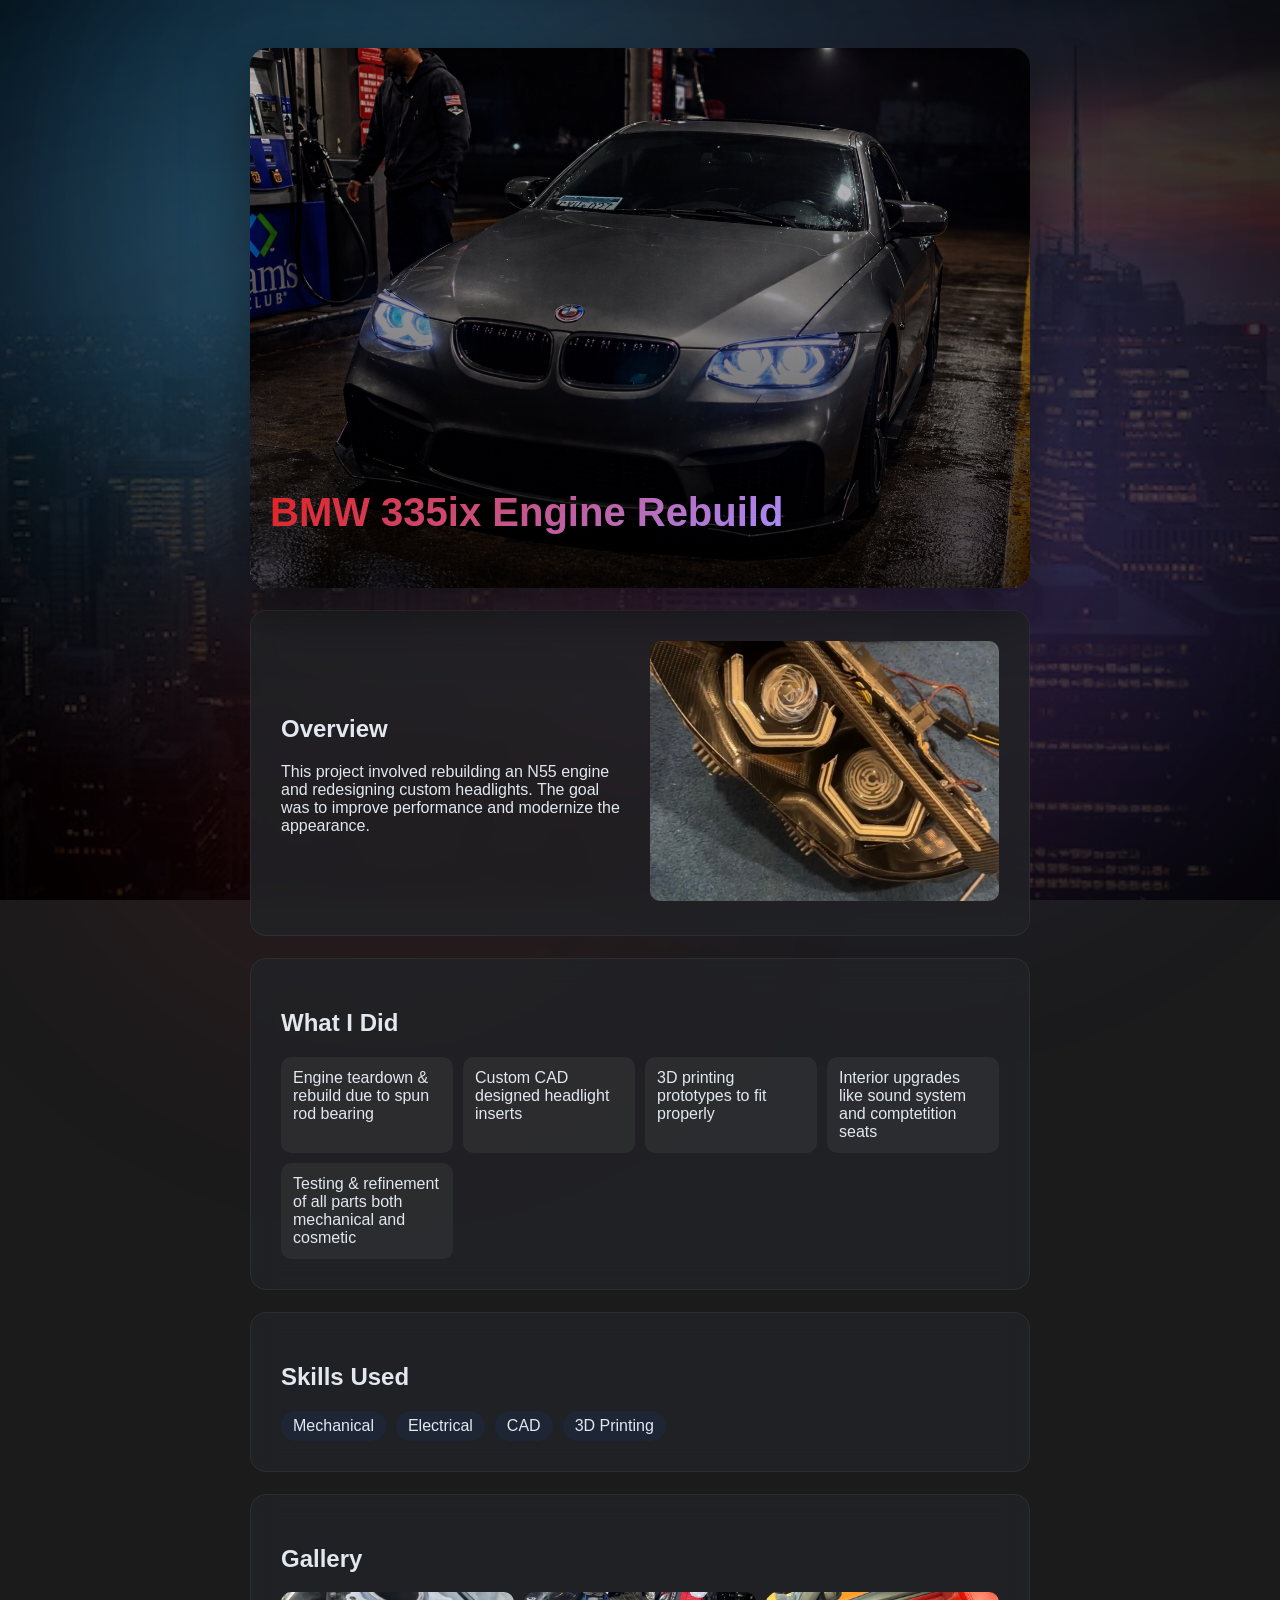
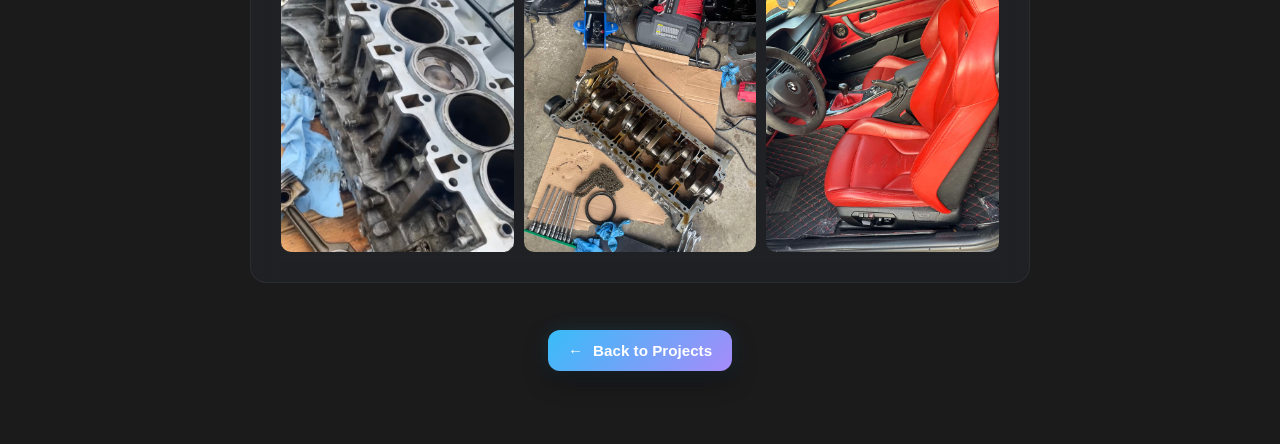
<file: project1.html>
<!DOCTYPE html>
<html lang="en">
<head>
    <meta charset="UTF-8">
    <meta name="viewport" content="width=device-width, initial-scale=1.0">
    <title>BMW 335ix Project</title>
    <link rel="stylesheet" href="styles.css">
</head>

<body>

<!-- CITY BACKGROUND -->
<div class="city-bg">
    <div class="city-layer"></div>
</div>

<!-- GLOW BACKGROUND -->
<div class="bg-light">
    <div class="glow glow-1"></div>
    <div class="glow glow-2"></div>
    <div class="glow glow-3"></div>
</div>

<!-- CONTENT -->
<div class="project-container">

    <!-- HERO -->
    <section class="project-hero">
        <img src="335ix1.png" alt="BMW Project">
        <h1 class="gradient-text">BMW 335ix Engine Rebuild</h1>
    </section>

    <!-- OVERVIEW -->
    <section class="project-split">
        <div>
            <h2>Overview</h2>
            <p>
                This project involved rebuilding an N55 engine and redesigning custom headlights.
                The goal was to improve performance and modernize the appearance.
            </p>
        </div>
        <div>
            <img src="Headlight.png" alt="Engine Work">
        </div>
    </section>

    <!-- WHAT I DID -->
    <section class="project-section">
        <h2>What I Did</h2>
        <div class="cards">
            <div class="card">Engine teardown & rebuild due to spun rod bearing</div>
            <div class="card">Custom CAD designed headlight inserts</div>
            <div class="card">3D printing prototypes to fit properly</div>
            <div class="card">Interior upgrades like sound system and comptetition seats</div>
            <div class="card">Testing & refinement of all parts both mechanical and cosmetic</div>
        </div>
    </section>

    <!-- SKILLS -->
    <section class="project-section">
        <h2>Skills Used</h2>
        <div class="tags">
            <span>Mechanical</span>
            <span>Electrical</span>
            <span>CAD</span>
            <span>3D Printing</span>
        </div>
    </section>

    <!-- GALLERY -->
    <section class="project-section">
        <h2>Gallery</h2>
        <div class="gallery">
            <img src="335ix2.jpg">
            <img src="335ix3.JPG">
            <img src="335ix4.JPG">
        </div>
    </section>

    <!-- BACK BUTTON -->
    <a href="index.html" class="back-btn">
        <span class="arrow">←</span>
        <span>Back to Projects</span>
    </a>

</div>

<script src="script.js"></script>
</body>
</html>
</file>
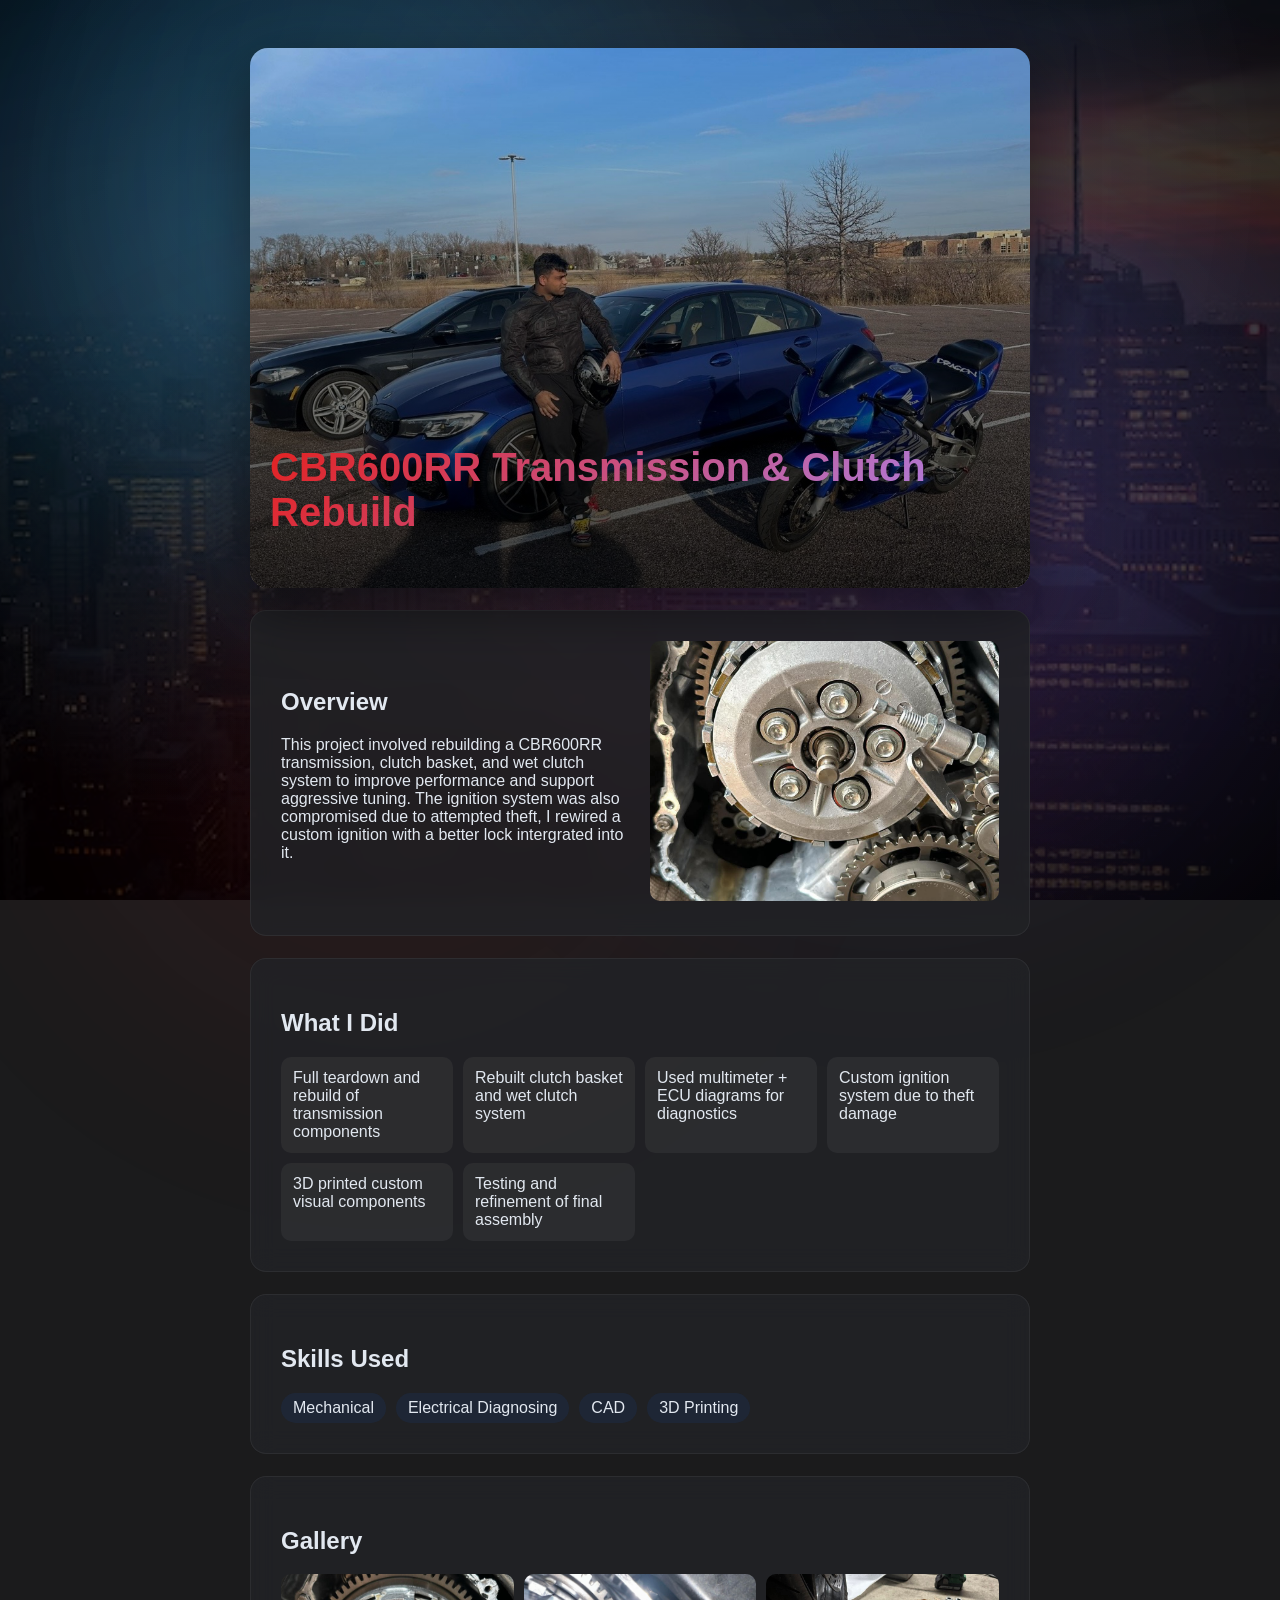
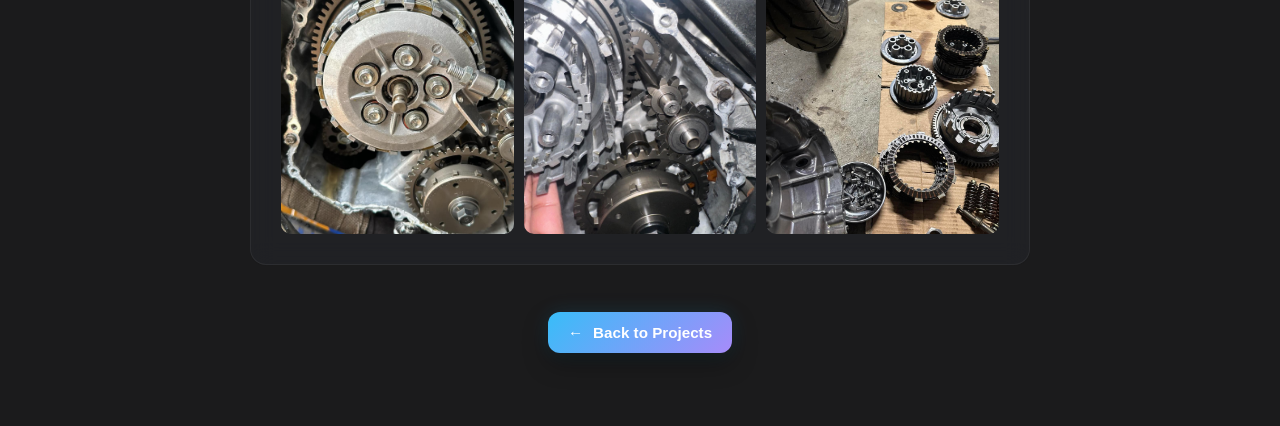
<file: project2.html>
<!DOCTYPE html>
<html lang="en">
<head>
    <meta charset="UTF-8">
    <meta name="viewport" content="width=device-width, initial-scale=1.0">
    <title>CBR600RR Honda Project</title>
    <link rel="stylesheet" href="styles.css">
</head>

<body>

<!-- SAME BACKGROUNDS AS PROJECT 1 -->
<div class="city-bg">
    <div class="city-layer"></div>
</div>

<div class="bg-light">
    <div class="glow glow-1"></div>
    <div class="glow glow-2"></div>
    <div class="glow glow-3"></div>
</div>

<!-- CONTENT -->
<div class="project-container">

    <!-- HERO -->
    <section class="project-hero">
        <img src="CBR1.jpg" alt="CBR Project">
        <h1 class="gradient-text">CBR600RR Transmission & Clutch Rebuild</h1>
    </section>

    <!-- OVERVIEW (MATCHES BMW SPLIT STYLE) -->
    <section class="project-split">
        <div>
            <h2>Overview</h2>
            <p>
                This project involved rebuilding a CBR600RR transmission, clutch basket,
                and wet clutch system to improve performance and support aggressive tuning.
                The ignition system was also compromised due to attempted theft,
                I rewired a custom ignition with a better lock intergrated into it.
            </p>
        </div>
        <div>
            <img src="CBR6002.JPEG" alt="CBR Work">
        </div>
    </section>

    <!-- WHAT I DID (CARDS INSTEAD OF BULLETS) -->
    <section class="project-section">
        <h2>What I Did</h2>

        <div class="cards">
            <div class="card">Full teardown and rebuild of transmission components</div>
            <div class="card">Rebuilt clutch basket and wet clutch system</div>
            <div class="card">Used multimeter + ECU diagrams for diagnostics</div>
            <div class="card">Custom ignition system due to theft damage</div>
            <div class="card">3D printed custom visual components</div>
            <div class="card">Testing and refinement of final assembly</div>
        </div>
    </section>

    <!-- SKILLS -->
    <section class="project-section">
        <h2>Skills Used</h2>

        <div class="tags">
            <span>Mechanical</span>
            <span>Electrical Diagnosing</span>
            <span>CAD</span>
            <span>3D Printing</span>
        </div>
    </section>

    <!-- GALLERY -->
    <section class="project-section">
        <h2>Gallery</h2>

        <div class="gallery">
            <img src="CBR6002.JPEG">
            <img src="CBR6003.JPEG">
            <img src="CBR6004.JPEG">
        </div>
    </section>

    <!-- BACK BUTTON -->
    <a href="index.html" class="back-btn">
        <span class="arrow">←</span>
        <span>Back to Projects</span>
    </a>

</div>

<script src="script.js"></script>
</body>
</html>
</file>
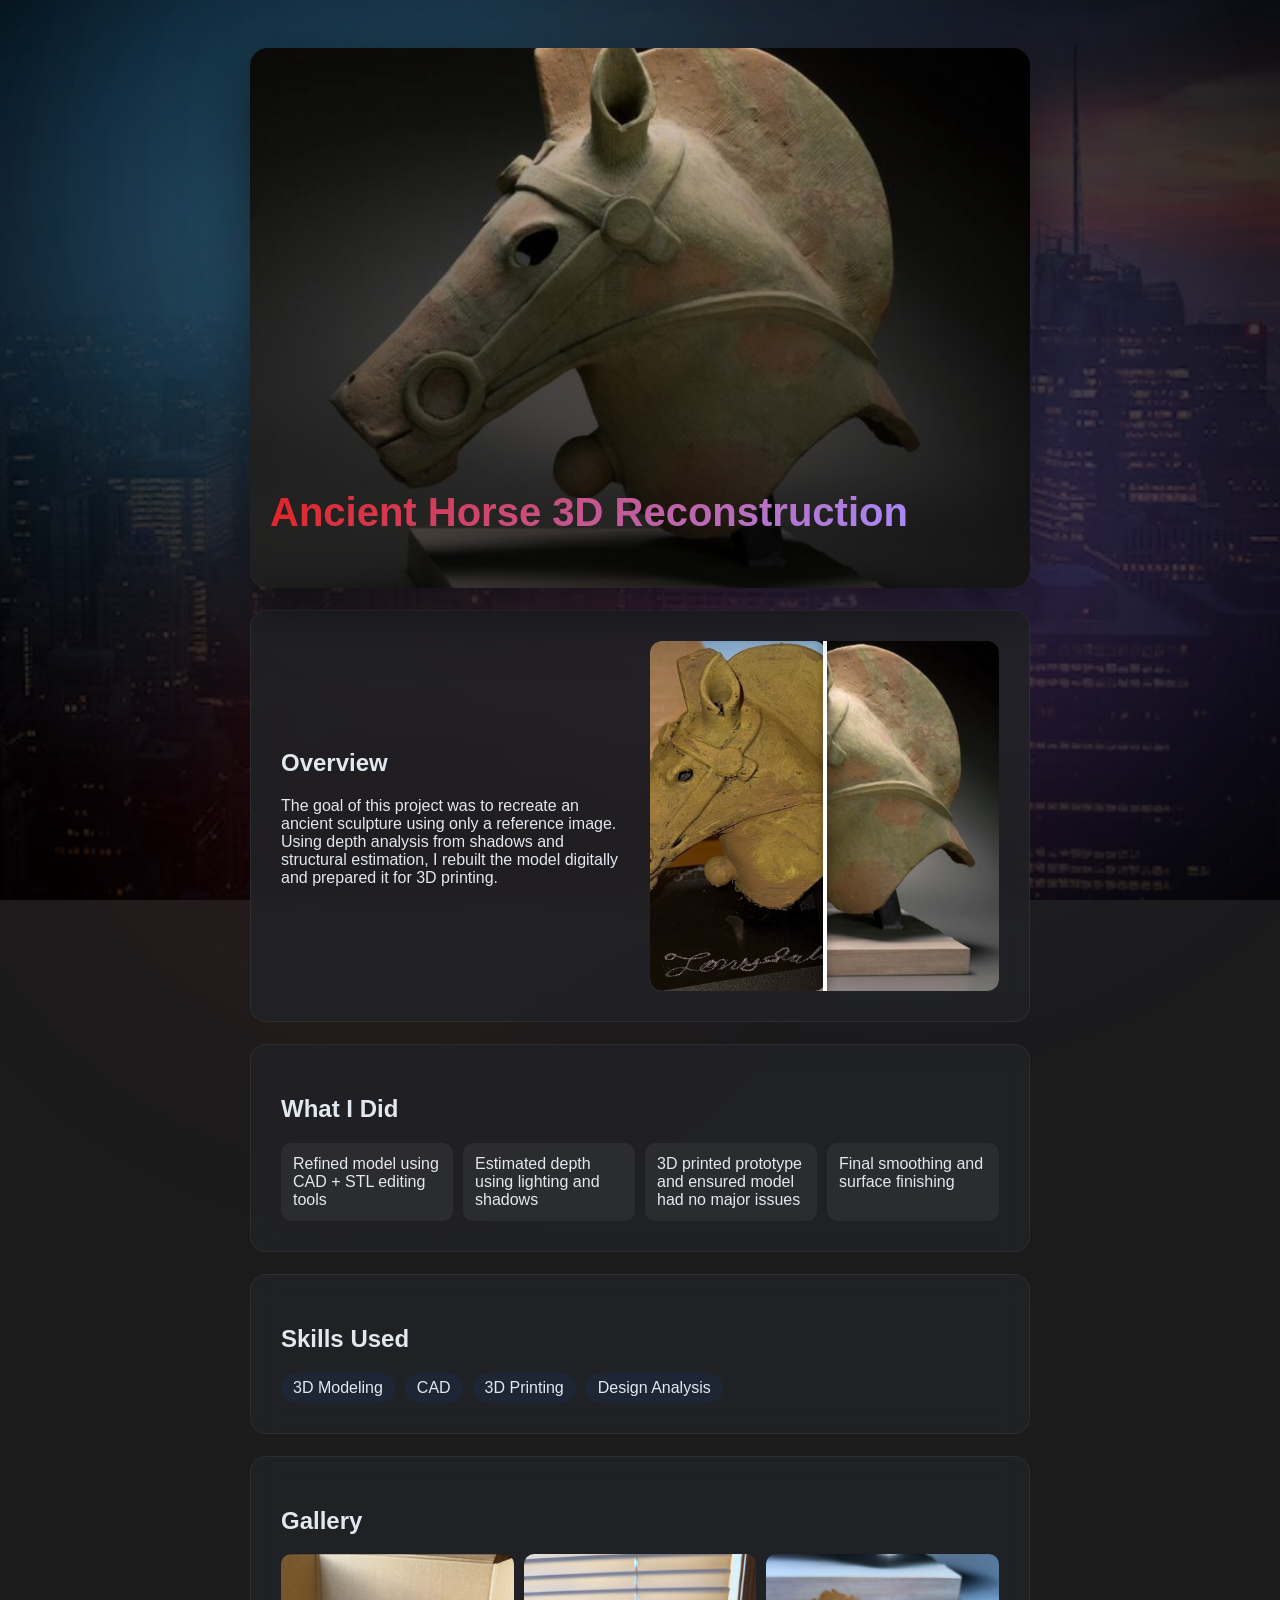
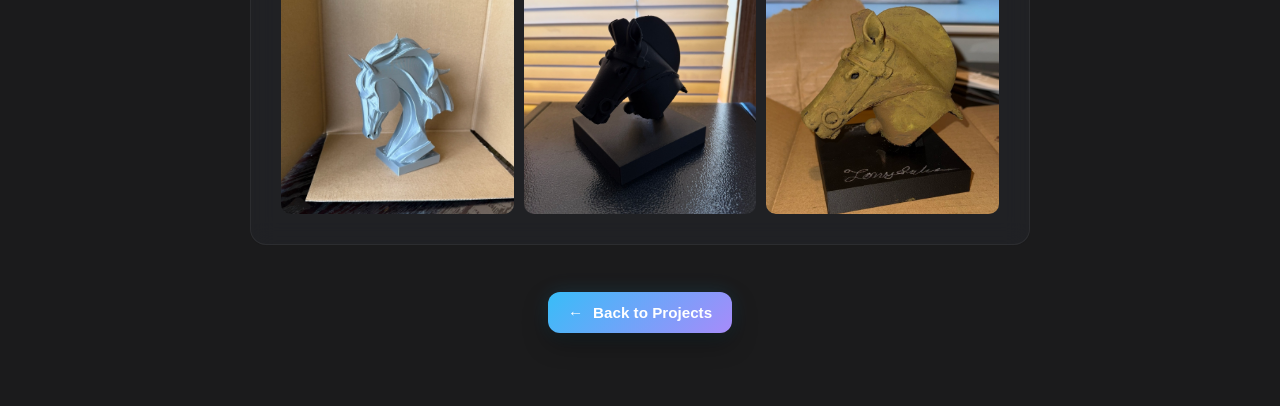
<file: project3.html>
<!DOCTYPE html>
<html lang="en">
<head>
    <meta charset="UTF-8">
    <meta name="viewport" content="width=device-width, initial-scale=1.0">
    <title>Ancient Horse Project</title>
    <link rel="stylesheet" href="styles.css">
</head>

<body>

<!-- SAME PREMIUM BACKGROUND SYSTEM -->
<div class="city-bg">
    <div class="city-layer"></div>
</div>

<div class="bg-light">
    <div class="glow glow-1"></div>
    <div class="glow glow-2"></div>
    <div class="glow glow-3"></div>
</div>

<!-- MAIN CONTAINER -->
<div class="project-container">

    <!-- HERO -->
    <section class="project-hero">
        <img src="Horse1.jpeg" alt="Horse Project">
        <h1 class="gradient-text">Ancient Horse 3D Reconstruction</h1>
    </section>

    <!-- OVERVIEW (MATCH BMW STYLE) -->
    <section class="project-split">

        <div>
            <h2>Overview</h2>
            <p>
                The goal of this project was to recreate an ancient sculpture using only a reference image.
                Using depth analysis from shadows and structural estimation, I rebuilt the model digitally
                and prepared it for 3D printing.
            </p>
        </div>

        <!-- BEFORE / AFTER SLIDER -->
        <div class="ba-slider" id="baSlider">
    
    <!-- BEFORE IMAGE -->
    <img src="Horsea.jpg" class="ba-before" alt="Horse model before">

    <!-- AFTER CLIP LAYER -->
    <div class="ba-after">
        <img src="Horseb.jpg" alt="Horse model after">
    </div>

    <!-- DRAG HANDLE -->
    <div class="ba-handle"></div>
</div>
        

    </section>

    <!-- WHAT I DID -->
    <section class="project-section">
        <h2>What I Did</h2>

        <div class="cards">
            <div class="card">Refined model using CAD + STL editing tools</div>
            <div class="card">Estimated depth using lighting and shadows</div>
            <div class="card">3D printed prototype and ensured model had no major issues</div>
            <div class="card">Final smoothing and surface finishing</div>
        </div>
    </section>

    <!-- SKILLS -->
    <section class="project-section">
        <h2>Skills Used</h2>

        <div class="tags">
            <span>3D Modeling</span>
            <span>CAD</span>
            <span>3D Printing</span>
            <span>Design Analysis</span>
        </div>
    </section>

    <!-- GALLERY -->
    <section class="project-section">
        <h2>Gallery</h2>

        <div class="gallery">
            <img src="Horse2.jpg" alt="Horse gallery 1">
            <img src="Horse3.jpg" alt="Horse gallery 2">
            <img src="Horse4.jpg" alt="Horse gallery 3">
        </div>
    </section>

    <!-- BACK BUTTON -->
    <a href="index.html" class="back-btn">
        <span class="arrow">←</span>
        <span>Back to Projects</span>
    </a>

</div>

<script src="script.js"></script>

</body>
</html>
</file>
<file: styles.css>
/* ==================== BASE ==================== */
body {
    margin: 0;
    font-family: Arial, sans-serif;
    background: #1b1b1c;
    color: #e2e8f0;
    overflow-x: hidden;
}

/* ==================== LAYER SYSTEM (FIXED + CLEAN) ==================== */

.city-bg {
    position: fixed;
    inset: 0;
    z-index: 0;
    pointer-events: none;

    background: radial-gradient(
        circle at 50% 20%,
        rgba(56, 189, 248, 0.10),
        rgba(0, 0, 0, 0.98) 65%
    );
}

.bg-light {
    position: fixed;
    inset: 0;
    z-index: 1;
    pointer-events: none;
}

/* content always above everything */
.project-container {
    position: relative;
    z-index: 5;
}

/* ==================== CITY LAYER (FULL DEPTH FIX) ==================== */

.city-layer {
    position: absolute;
    inset: 0;

    background-image: url("NCB.jpeg");
    background-size: cover;
    background-position: bottom;
    background-repeat: no-repeat;

    opacity: 0.20;
    filter: saturate(1.2) contrast(1.1);

    transform: translateY(0px);
    animation: cityFloat 10s ease-in-out infinite alternate;
}

@keyframes cityFloat {
    from { transform: translateY(6px); }
    to   { transform: translateY(0px); }
}

/* neon haze */
.city-bg::after {
    content: "";
    position: absolute;
    inset: 0;

    background:
        radial-gradient(circle at 20% 30%, rgba(56,189,248,0.18), transparent 45%),
        radial-gradient(circle at 80% 60%, rgba(167,139,250,0.14), transparent 50%),
        radial-gradient(circle at 50% 80%, rgba(235,30,30,0.10), transparent 55%);

    mix-blend-mode: screen;
}

/* ==================== GLOW SYSTEM (SMOOTHER + PREMIUM) ==================== */

.glow {
    position: absolute;
    width: 650px;
    height: 650px;
    border-radius: 50%;
    filter: blur(130px);
    opacity: 0.35;
    transform: translate(-50%, -50%);
    transition: transform 0.15s ease-out;
}

.glow-1 { background: rgba(56,189,248,0.35); top: 20%; left: 25%; }
.glow-2 { background: rgba(139,92,246,0.30); top: 60%; left: 70%; }
.glow-3 { background: rgba(235,30,30,0.20); top: 80%; left: 30%; }

/* ==================== HERO (FIXED OVERLAY STACKING) ==================== */

.project-hero {
    position: relative;
    height: 60vh;
    border-radius: 18px;
    overflow: hidden;
    box-shadow: 0 20px 60px rgba(0,0,0,0.5);
    z-index: 6;
}

.project-hero img {
    width: 100%;
    height: 100%;
    object-fit: cover;
    transform: scale(1.05);
}

/* dark overlay ONLY on image */
.project-hero::after {
    content: "";
    position: absolute;
    inset: 0;
    background: linear-gradient(to top, rgba(0,0,0,0.75), rgba(0,0,0,0.1));
    z-index: 1;
}

/* title always visible */
.project-hero h1 {
    position: absolute;
    bottom: 20px;
    left: 20px;
    font-size: 2.5rem;
    z-index: 2;
}

/* ==================== LAYOUT ==================== */

.project-container {
    max-width: 780px;
    margin: 0 auto;
    padding: 3rem 1.5rem;
    display: flex;
    flex-direction: column;
    gap: 22px;
}

/* ==================== SECTIONS ==================== */

.project-section,
.project-split {
    background: rgba(34,35,38,0.85);
    backdrop-filter: blur(12px);
    border-radius: 16px;
    padding: 30px;
    border: 1px solid rgba(255,255,255,0.06);
    transition: all 0.25s ease;
}

.project-section:hover,
.project-split:hover {
    transform: translateY(-5px);
    box-shadow: 0 15px 40px rgba(0,0,0,0.4);
}

/* split layout */
.project-split {
    display: grid;
    grid-template-columns: 1fr 1fr;
    gap: 20px;
    align-items: center;
}

.project-split img {
    width: 100%;
    height: 260px;
    object-fit: cover;
    border-radius: 10px;
}

/* ==================== ELEMENTS ==================== */

.gradient-text {
    background: linear-gradient(135deg,#e32222,#a78bfa);
    -webkit-background-clip: text;
    -webkit-text-fill-color: transparent;
}

.cards {
    display: grid;
    grid-template-columns: repeat(auto-fit,minmax(160px,1fr));
    gap: 10px;
}

.card {
    background: rgba(255,255,255,0.05);
    padding: 12px;
    border-radius: 10px;
    transition: 0.2s ease;
}

.card:hover {
    transform: translateY(-3px);
    background: rgba(255,255,255,0.08);
}

/* tags */
.tags {
    display: flex;
    gap: 10px;
    flex-wrap: wrap;
}

.tags span {
    background: rgba(30,41,59,0.8);
    padding: 6px 12px;
    border-radius: 20px;
}

/* gallery */
.gallery {
    display: grid;
    grid-template-columns: repeat(auto-fit,minmax(200px,1fr));
    gap: 10px;
}

.gallery img {
    width: 100%;
    height: 260px;
    object-fit: cover;
    border-radius: 10px;
    transition: transform 0.25s ease;
}

.gallery img:hover {
    transform: scale(1.05);
}

/* SLIDER CONTAINER */
/* SLIDER CONTAINER */
.ba-slider {
    position: relative;
    width: 100%;
    max-width: 600px;
    height: 350px;
    overflow: hidden;
    border-radius: 12px;
    cursor: ew-resize;
}

/* BOTH IMAGES SAME BASE RULE */
.ba-slider img {
    position: absolute;
    top: 0;
    left: 0;
    width: 100%;
    height: 100%;
    object-fit: cover;
}

/* BEFORE (bottom layer) */
.ba-before {
    z-index: 1;
}

/* AFTER MASK (top layer that gets resized) */
.ba-after {
    position: absolute;
    top: 0;
    left: 0;
    width: 50%;   /* JS controls this */
    height: 100%;
    overflow: hidden;
    z-index: 2;
}

/* HANDLE */
.ba-handle {
    position: absolute;
    top: 0;
    left: 50%;
    width: 4px;
    height: 100%;
    background: white;
    transform: translateX(-50%);
    box-shadow: 0 0 10px rgba(0,0,0,0.5);
    z-index: 3;
}
/* AFTER IMAGE CONTAINER (THIS IS WHAT MOVES) */
.after-container {
    position: absolute;
    top: 0;
    left: 0;
    height: 100%;
    width: 50%;          /* start halfway */
    overflow: hidden;
}

/* AFTER IMAGE INSIDE CLIP */
.after-container img {
    width: 100%;
    height: 100%;
    object-fit: cover;   /* KEY FIX AGAIN */
}



/* ==================== BACK BUTTON ==================== */
.back-btn {
    display: flex;
    justify-content: center;
    align-items: center;
    gap: 10px;

    margin: 25px auto;
    padding: 12px 20px;

    font-weight: 600;
    font-size: 0.95rem;
    text-decoration: none;

    color: #ffffff;

    
    background: linear-gradient(135deg, #38bdf8, #a78bfa);

    border: none;
    border-radius: 12px;

    box-shadow:
        0 10px 25px rgba(0,0,0,0.35),
        0 0 20px rgba(56,189,248,0.15);

    transition: all 0.25s ease;

    position: relative;
    overflow: hidden;
}

/* subtle shine overlay */
.back-btn::before {
    content: "";
    position: absolute;
    inset: 0;
    background: rgba(255,255,255,0.12);
    opacity: 0;
    transition: opacity 0.25s ease;
}

/* hover effect */
.back-btn:hover {
    transform: translateY(-4px) scale(1.03);
    box-shadow:
        0 18px 45px rgba(0,0,0,0.55),
        0 0 30px rgba(139,92,246,0.25);
}

.back-btn:hover::before {
    opacity: 1;
}

/* arrow animation */
.back-btn .arrow {
    transition: transform 0.3s ease;
}

.back-btn:hover .arrow {
    transform: translateX(-6px);
}

/* click feel */
.back-btn:active {
    transform: translateY(-1px) scale(0.98);
}

/* ==================== RESPONSIVE ==================== */

@media (max-width: 768px) {
    .project-split {
        grid-template-columns: 1fr;
    }

    .project-hero h1 {
        font-size: 1.8rem;
    }
}
</file>
